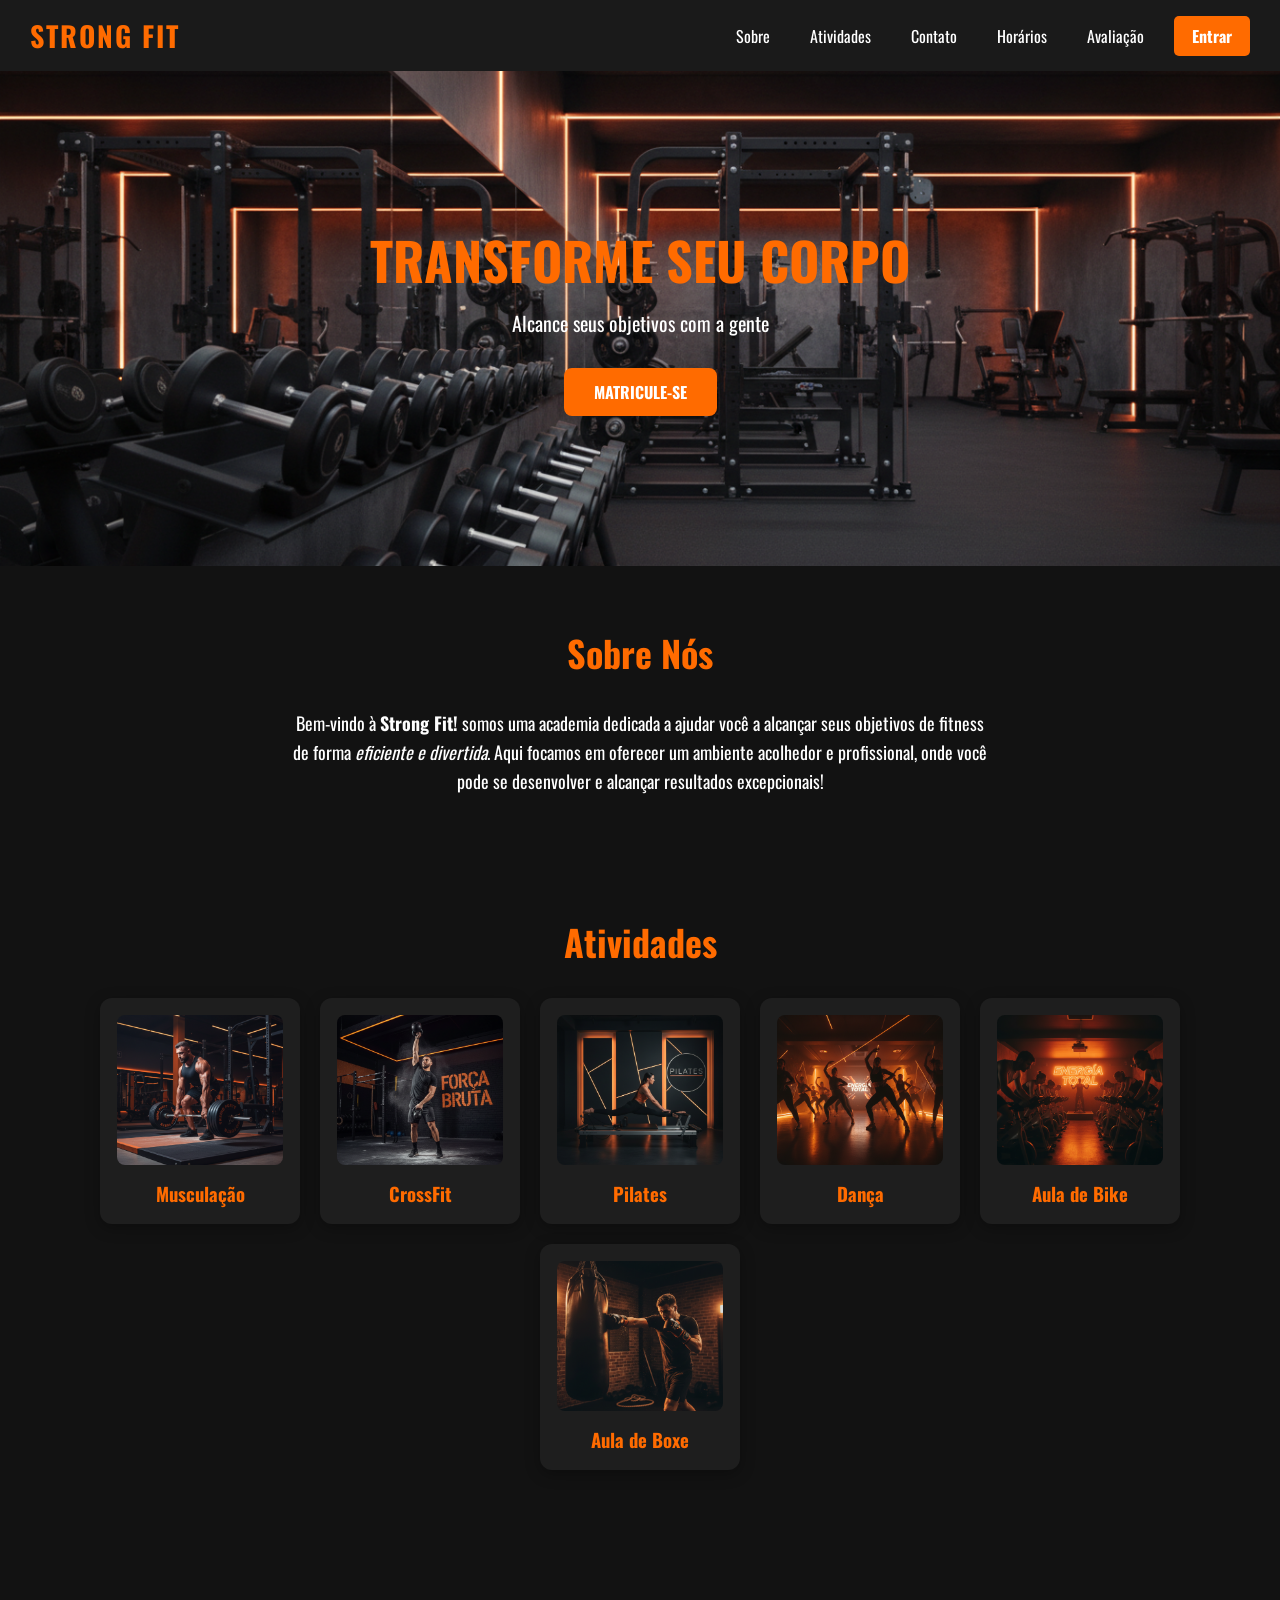
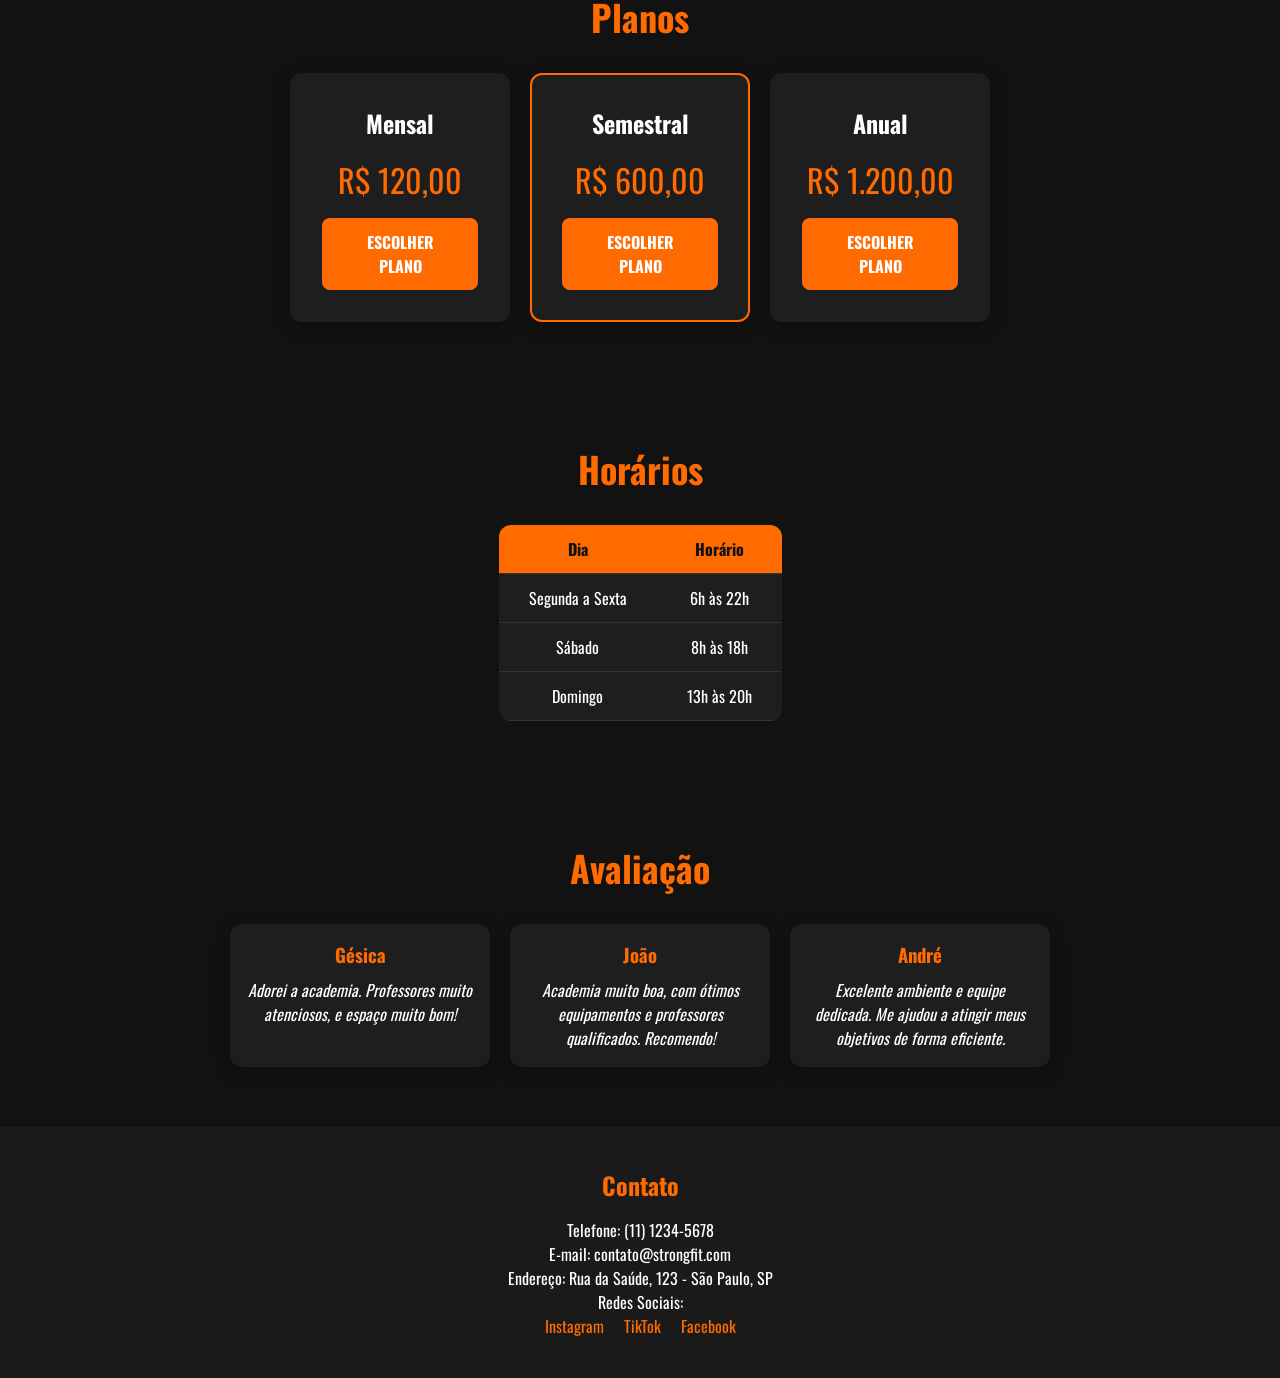
<file: index.html>
<!DOCTYPE html>
<html lang="pt-br">
<head>
    <meta charset="UTF-8">
    <meta name="viewport" content="width=device-width, initial-scale=1.0">
    <title>Strong Fit</title>
    <link rel="stylesheet" href="home.css">
    <link href="https://fonts.googleapis.com/css2?family=Oswald:wght@400;700&display=swap" rel="stylesheet">
    <link rel="shortcut icon" href="IMAGEM/favicon.png" type="image/x-icon">
</head>
<body>

    <!-- CABEÇALHO: logo + menu -->
    <header class="cabecalho">
        <a href="#" class="logo">STRONG FIT</a>

    <!--Ancoras-->
        <ul class="menu">
            <li><a class="menua" href="#sobre">Sobre</a></li>
            <li><a class="menua" href="#atividades">Atividades</a></li>
            <li><a class="menua" href="#contato">Contato</a></li>
            <li><a class="menua" href="#horarios">Horários</a></li>
            <li><a class="menua" href="#avaliacao">Avaliação</a></li>
            <li><a class="botaoentrar" href="login.html">Entrar</a></li>
        </ul>
    </header>

    <!-- HERO: primeira parte, com a foto de fundo -->
    <section class="hero">
        <h1>TRANSFORME SEU CORPO</h1>
        <p>Alcance seus objetivos com a gente</p>
        <a href="#planos" class="botao">MATRICULE-SE</a>
    </section>

    <!-- SOBRE NÓS -->
    <section id="sobre" class="secao">
        <h2>Sobre Nós</h2>
        <p class="descricao">
            Bem-vindo à <strong>Strong Fit!</strong> somos uma academia dedicada a ajudar você
            a alcançar seus objetivos de fitness de forma <em>eficiente e divertida</em>.
            Aqui focamos em oferecer um ambiente acolhedor e profissional, onde você pode se
            desenvolver e alcançar resultados excepcionais!
        </p>
    </section>

    <!-- ATIVIDADES: cards com foto -->
    <section id="atividades" class="secao">
        <h2>Atividades</h2>
        <div class="cards">

            <div class="card">
                <img src="IMAGEM/musculação.png" alt="Musculação">
                <h3>Musculação</h3>
            </div>

            <div class="card">
                <img src="IMAGEM/crossfit.png" alt="CrossFit">
                <h3>CrossFit</h3>
            </div>

            <div class="card">
                <img src="IMAGEM/pilates.png" alt="Pilates">
                <h3>Pilates</h3>
            </div>

            <div class="card">
                <img src="IMAGEM/dança.png" alt="Dança">
                <h3>Dança</h3>
            </div>

            <div class="card">
                <img src="IMAGEM/bike.png" alt="Aula de Bike">
                <h3>Aula de Bike</h3>
            </div>

            <div class="card">
                <img src="IMAGEM/boxe.png" alt="Aula de Boxe">
                <h3>Aula de Boxe</h3>
            </div>

        </div>
    </section>

    <!-- PLANOS: 3 cards de preço -->
    <section id="planos" class="secao">
        <h2>Planos</h2>
        <div class="cards">
            <div class="plano">
                <h3>Mensal</h3>
                <p class="preco">R$ 120,00</p>
                <a href="#" class="botao">ESCOLHER PLANO</a>
            </div>

            <!-- destaque = plano "MAIS ESCOLHIDO" -->
            <div class="plano destaque">
                <h3>Semestral</h3>
                <p class="preco">R$ 600,00</p>
                <a href="#" class="botao">ESCOLHER PLANO</a>
            </div>
            
            <div class="plano">
                <h3>Anual</h3>
                <p class="preco">R$ 1.200,00</p>
                <a href="#" class="botao">ESCOLHER PLANO</a>
            </div>
        </div>
    </section>

    <!-- HORÁRIOS: tabela -->
    <section id="horarios" class="secao">
        <h2>Horários</h2>
        <table class="tabela">
            <thead>
                <tr>
                    <th>Dia</th>
                    <th>Horário</th>
                </tr>
            </thead>
            <tbody>
                <tr><td>Segunda a Sexta</td><td>6h às 22h</td></tr>
                <tr><td>Sábado</td><td>8h às 18h</td></tr>
                <tr><td>Domingo</td><td>13h às 20h</td></tr>
            </tbody>
        </table>
    </section>

    <!-- AVALIAÇÃO: depoimentos -->
    <section id="avaliacao" class="secao">
        <h2>Avaliação</h2>
        <div class="cards">
            <div class="card depoimento">
                <h3>Gésica</h3>
                <blockquote>Adorei a academia. Professores muito atenciosos, e espaço muito bom!</blockquote>
            </div>
            <div class="card depoimento">
                <h3>João</h3>
                <blockquote>Academia muito boa, com ótimos equipamentos e professores qualificados. Recomendo!</blockquote>
            </div>
            <div class="card depoimento">
                <h3>André</h3>
                <blockquote>Excelente ambiente e equipe dedicada. Me ajudou a atingir meus objetivos de forma eficiente.</blockquote>
            </div>
        </div>
    </section>

    <!-- RODAPÉ: contato -->
    <footer id="contato" class="rodape">
        <h2>Contato</h2>
        <p>Telefone: (11) 1234-5678</p>
        <p>E-mail: contato@strongfit.com</p>
        <p>Endereço: Rua da Saúde, 123 - São Paulo, SP</p>
        <p>Redes Sociais:</p>
        <ul class="redes">
            <li><a href="https://www.instagram.com/strongfit" target="_blank">Instagram</a></li>
            <li><a href="https://www.tiktok.com/@strongfit" target="_blank">TikTok</a></li>
            <li><a href="https://www.facebook.com/strongfit" target="_blank">Facebook</a></li>
        </ul>
    </footer>

</body>
</html>
</file>
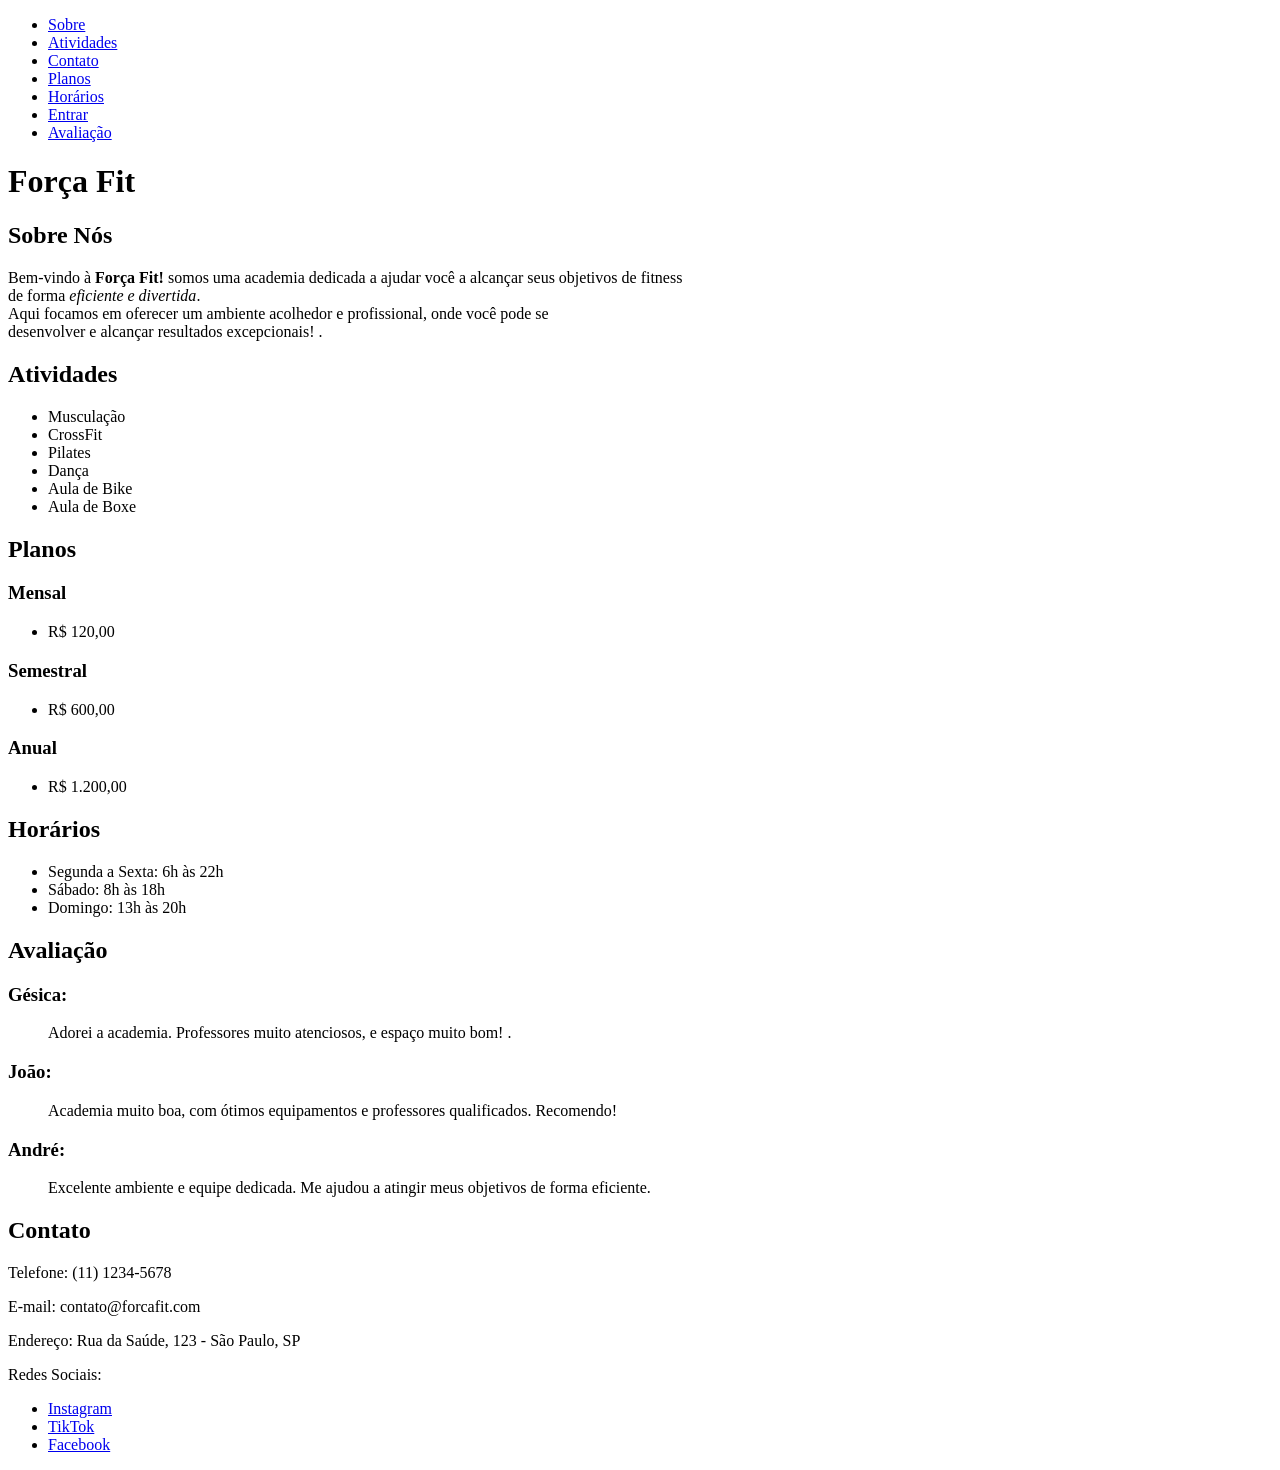
<file: IMAGEM/index.html>
<!DOCTYPE html>
<html lang="pt-br">
<head>
    <meta charset="UTF-8">
    <meta name="viewport" content="width=device-width, initial-scale=1.0">
    <title>Força Fit</title>
</head>
<body>
    <!-- Ancoras dos conteudos-->
     <ul>
        <li><a href="#sobre">Sobre</a></li>
        <li><a href="#atividades">Atividades</a></li>
        <li><a href="#contato">Contato</a></li>
        <li><a href="#planos">Planos</a></li>
        <li><a href="#horarios">Horários</a></li>
        <li><a href="login.html">Entrar </a></li>
        <li><a href="#avaliacao">Avaliação</a></li>
    </ul>

    <!-- Cabeçalho -->
     <h1>Força Fit</h1>
     <h2 id="sobre">Sobre Nós</h2>
     <p>Bem-vindo à <strong>Força Fit!</strong> somos uma academia dedicada a ajudar você a alcançar seus objetivos de fitness <br>
    de forma <em>eficiente e divertida</em>. <br> 
    Aqui focamos em oferecer um ambiente acolhedor e profissional, onde você pode se <br>
    desenvolver e alcançar resultados excepcionais! . </p>

    <!-- Seção de Serviços -->
    <h2 id="atividades">Atividades</h2>
    <ul>
        <li>Musculação</li>
        <li>CrossFit</li>
        <li>Pilates</li>
        <li>Dança</li>
        <li>Aula de Bike</li>
        <li>Aula de Boxe</li>
    </ul>
    <!-- Seção de planos -->
    <h2 id="planos">Planos</h2>
    <h3>Mensal</h3>
    <ul>
        <li>R$ 120,00</li>
    </ul>
    <h3>Semestral</h3>
    <ul>
        <li>R$ 600,00</li>
    </ul>
    <h3>Anual</h3>
    <ul>
        <li>R$ 1.200,00</li>
    </ul>

    <!-- Seção de horários -->
    <h2 id="horarios">Horários</h2>
    <ul>
        <li>Segunda a Sexta: 6h às 22h</li>
        <li>Sábado: 8h às 18h</li>
        <li>Domingo: 13h às 20h</li>
    </ul>

    <!-- Seção de avaliação -->
    <h2 id="avaliacao">Avaliação</h2>
    <h3>Gésica: </h3>
    <blockquote>Adorei a academia. Professores muito atenciosos, e espaço muito bom! .</blockquote>

    <h3>João: </h3>
    <blockquote>Academia muito boa, com ótimos equipamentos e professores qualificados. Recomendo!</blockquote>

    <h3>André: </h3>
    <blockquote>Excelente ambiente e equipe dedicada. Me ajudou a atingir meus objetivos de forma eficiente.</blockquote>


    <!-- Seção de contato -->
    <h2 id="contato">Contato</h2>
    <p>Telefone: (11) 1234-5678</p>
    <p>E-mail: contato@forcafit.com</p>
    <p>Endereço: Rua da Saúde, 123 - São Paulo, SP</p>
    <p>Redes Sociais:</p>
    <ul>
        <li><a href="https://www.instagram.com/forcafit" target="_blank">Instagram</a></li>
        <li><a href="https://www.tiktok.com/@forcafit" target="_blank">TikTok</a></li>
        <li><a href="https://www.facebook.com/forcafit" target="_blank">Facebook</a></li>
    </ul>
</body>
</html>
</file>
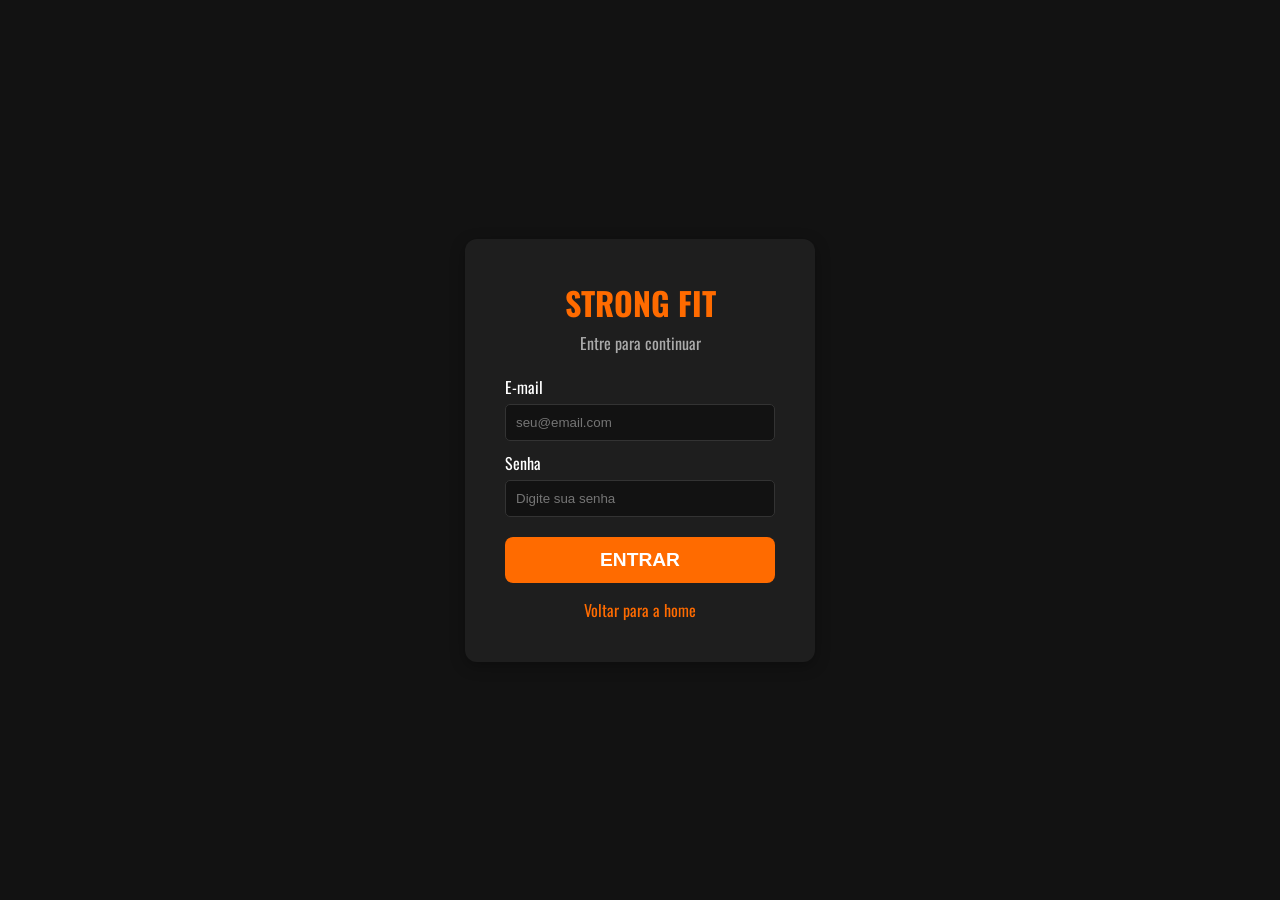
<file: login.html>
<!DOCTYPE html>
<html lang="pt-br">
<head>
    <meta charset="UTF-8">
    <meta name="viewport" content="width=device-width, initial-scale=1.0">
    <title>Entrar - Strong Fit</title>
    <link rel="stylesheet" href="login.css">
    <link href="https://fonts.googleapis.com/css2?family=Oswald:wght@400;700&display=swap" rel="stylesheet">
</head>
<body>

    <div class="card-login">
        <h1>STRONG FIT</h1>
        <p>Entre para continuar</p>

        <form action="#" method="post">
            <label for="email">E-mail</label>
            <input type="email" id="email" name="email" placeholder="seu@email.com">

            <label for="senha">Senha</label>
            <input type="password" id="senha" name="senha" placeholder="Digite sua senha">

            <button type="submit" class="botao">ENTRAR</button>
        </form>

        <a href="index.html" class="voltar">Voltar para a home</a>
    </div>

</body>
</html>
</file>
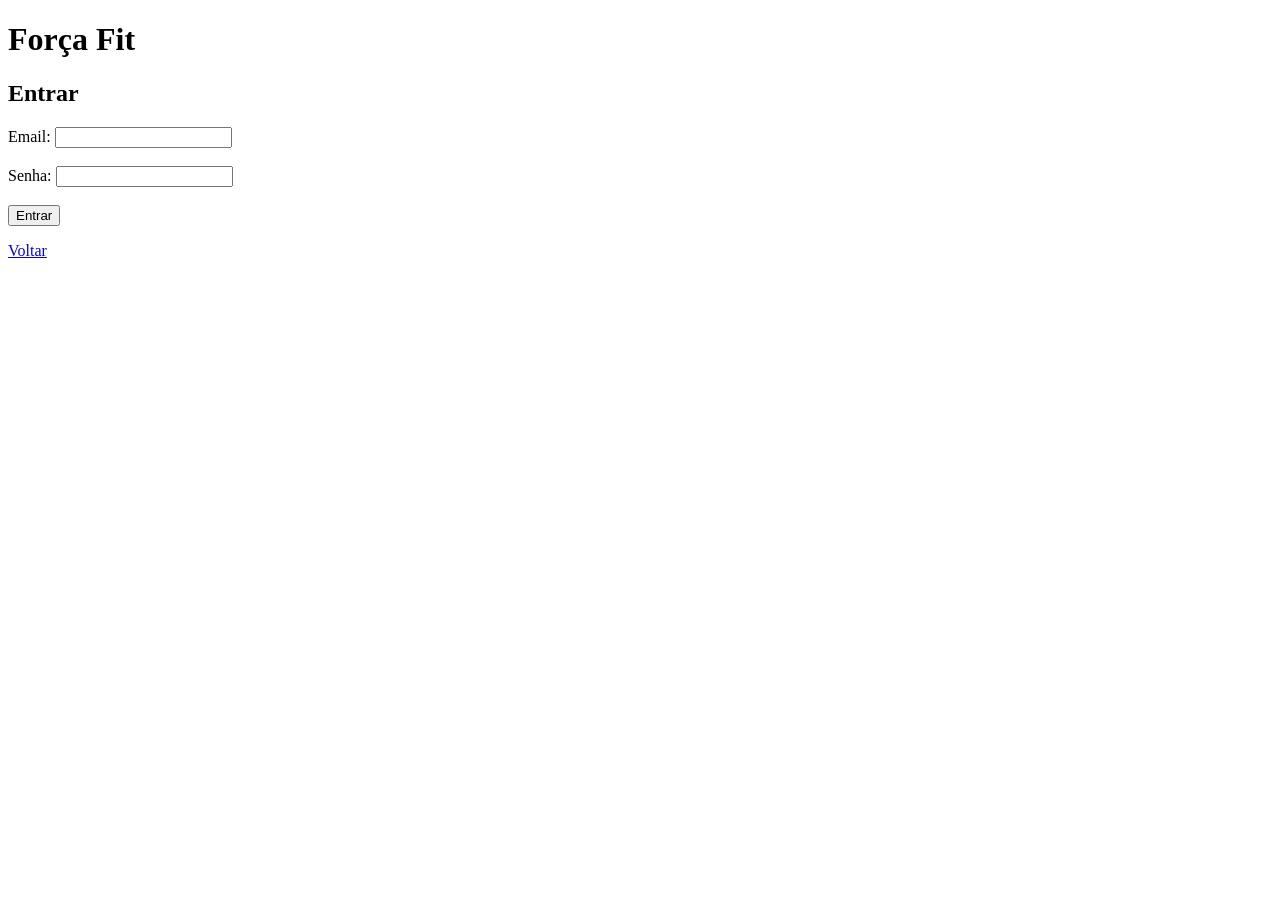
<file: IMAGEM/login.html>
<!DOCTYPE html>
<html lang="pt-br">
<head>
    <meta charset="UTF-8">
    <meta name="viewport" content="width=device-width, initial-scale=1.0">
    <title>Login</title>
</head>
<body>
    <h1>Força Fit</h1>
    <h2>Entrar</h2>
    <form>
        <label for="email">Email:</label>
        <input type="email" id="email" name="email" required><br><br>

        <label for="senha">Senha:</label>
        <input type="password" id="senha" name="senha" required><br><br>

        <input type="submit" value="Entrar">
    </form>
    <p><a href="index.html">Voltar</a></p>
    
</body>
</html>
</file>
<file: home.css>
@charset "UTF-8";

/* Zera as margens e paddings padrão do navegador */
* {
    margin: 0;
    padding: 0;
    box-sizing: border-box;
}

/* Estilo da pagina completo */
body {
    font-family: 'Oswald', sans-serif;
    background-color: #121212;   /* fundo escuro */
    color: white;                /* texto branco */
}

/*======== CABEÇALHO ========*/
.cabecalho {
    display: flex;               /* logo e menu lado a lado */
    justify-content: space-between; /* um de cada lado */
    align-items: center;         /* alinha na vertical */
    padding: 15px 30px;
    background-color: #1a1a1a;
}

.logo {
    font-size: 28px;
    font-weight: 700;
    color: #FF6B00;              /* laranja */
    text-decoration: none;
    letter-spacing: 2px;
}

.menu {
    list-style: none;            /* tira as bolinhas */
    display: flex;
    gap: 20px;                   /* espaço entre os links */
    align-items: center;
}

.menua {
    text-decoration: none;       /* tira o sublinhado */
    color: white;
    padding: 5px 10px;
}

.menua:hover {
    color: #eb9150;              /* fica laranja ao passar o mouse */
}

.botaoentrar {
    background-color: #FF6B00;
    border-radius: 5px;
    padding: 8px 18px;
    text-decoration: none;
    color: white;
    font-weight: 700;
}

/* hover do Entrar (laranja mais claro) */
.botaoentrar:hover {
    background-color: #f58e45;
}

/*======== HERO (foto de fundo) ========*/
.hero {
    background-image: url('IMAGEM/fundo.png'); /* foto da academia */
    background-size: cover;      /* preenche a tela toda */
    background-position: center; /* centraliza a foto */
    text-align: center;
    padding: 150px 20px;
}

.hero h1 {
    font-size: 52px;
    color: #FF6B00;
    margin-bottom: 10px;
}

.hero p {
    font-size: 20px;
    margin-bottom: 30px;
}

/*======== BOTÃO GENÉRICO ========*/
.botao {
    display: inline-block;
    background-color: #FF6B00;
    text-decoration: none;
    color: white;
    padding: 12px 30px;
    border-radius: 8px;
    font-weight: 700;
}

/* hover do MATRICULE-SE e ESCOLHER PLANO (laranja mais claro) */
.botao:hover {
    background-color: #f58e45;
}

/*======== SEÇÕES ========*/
.secao {
    padding: 60px 20px;
    text-align: center;
}

.secao h2 {
    font-size: 36px;
    color: #FF6B00;
    margin-bottom: 30px;
}

.descricao {
    max-width: 700px;            /* texto não fica esticado */
    margin: 0 auto;              /* centraliza */
    font-size: 18px;
    line-height: 1.6;
}

/*======== CARDS (atividades e depoimentos) ========*/
.cards {
    display: flex;
    justify-content: center;     /* centraliza os cards */
    flex-wrap: wrap;             /* quebra linha se não couber */
    gap: 20px;                   /* espaço entre os cards */
}

.card {
    background-color: #1e1e1e;
    border-radius: 12px;         /* cantos arredondados */
    padding: 15px;
    width: 200px;
    box-shadow: 0 4px 15px rgba(0, 0, 0, 0.3); /* sombra */
    border: 2px solid transparent; /* borda invisível reserva o espaço */
}

/* só muda a cor da borda, o card NÃO se mexe */
.card:hover {
    border-color: #f58d42;       /* borda laranja ao passar o mouse */
}

/* Foto dentro do card */
.card img {
    width: 100%;                 /* ocupa a largura do card */
    height: 150px;
    object-fit: cover;           /* corta a foto sem distorcer */
    border-radius: 8px;
    margin-bottom: 10px;
}

.card h3 {
    color: #FF6B00;
    text-align: center;
}

/*======== PLANOS ========*/
.plano {
    background-color: #1e1e1e;
    border-radius: 12px;
    padding: 30px;
    width: 220px;
    text-align: center;
    box-shadow: 0 4px 15px rgba(0, 0, 0, 0.3);
    border: 2px solid transparent; /* borda invisível reserva o espaço */
}

.plano h3 {
    font-size: 24px;
}

.plano.destaque {
    border-color: #FF6B00;       /* plano "MAIS ESCOLHIDO" */
}

.plano:hover {
    border-color: #f58d42;       /* borda laranja ao passar o mouse */
}

.preco {
    font-size: 32px;
    color: #FF6B00;
    margin: 15px 0;
}

/*======== TABELA DE HORÁRIOS ========*/
.tabela {
    margin: 0 auto;
    border-collapse: collapse;
    background-color: #1e1e1e;
    border-radius: 12px;
    overflow: hidden;
}

.tabela th,
.tabela td {
    padding: 12px 30px;
    border-bottom: 1px solid #333;
}

.tabela th {
    background-color: #FF6B00;
    color: #121212;
}

/*======== DEPOIMENTOS ========*/
.depoimento {
    width: 260px;
}

.depoimento blockquote {
    font-style: italic;
    margin-top: 10px;
}

/*======== RODAPÉ ========*/
.rodape {
    background-color: #1a1a1a;
    text-align: center;
    padding: 40px 20px;
}

.rodape h2 {
    color: #FF6B00;
    margin-bottom: 15px;
}

.redes {
    list-style: none;
    display: flex;
    justify-content: center;
    gap: 20px;
}

.redes a {
    color: #FF6B00;
    text-decoration: none;
}

/*====================================================
    RESPONSIVIDADE - STRONG FIT
====================================================*/

/*======== TABLET (telas até 900px) ========*/
@media (max-width: 900px) {

    /* Hero com título e texto um pouco menores */
    .hero {
        padding: 100px 20px;     /* menos espaço vertical */
    }
    .hero h1 {
        font-size: 40px;
    }

    /* Título das seções um pouco menor */
    .secao h2 {
        font-size: 30px;
    }
}

/*======== CELULAR (telas até 600px) ========*/
@media (max-width: 600px) {

    /* Cabeçalho: logo e menu empilhados (um embaixo do outro) */
    .cabecalho {
        flex-direction: column;  /* vira coluna */
        gap: 10px;
        padding: 15px 15px;
    }

    /* Menu vira coluna e centraliza */
    .menu {
        flex-direction: column;  /* links empilhados */
        gap: 8px;
        width: 100%;
    }

    /* Botão Entrar ocupa a largura toda (mais fácil de tocar) */
    .botaoentrar {
        display: block;
        text-align: center;
        width: 100%;
    }

    /* Hero: título e texto menores para caber no celular */
    .hero {
        padding: 80px 15px;
    }
    .hero h1 {
        font-size: 30px;
    }
    .hero p {
        font-size: 16px;
    }

    /* Botões (MATRICULE-SE, ESCOLHER PLANO) em largura total */
    .botao {
        display: block;
        width: 100%;
        max-width: 300px;
        margin: 0 auto;          /* centraliza */
    }

    /* Cards de atividades empilhados e mais largos */
    .card {
        width: 90%;              /* quase toda a largura da tela */
        max-width: 280px;
    }

    /* Fotos dos cards um pouco menores */
    .card img {
        height: 180px;
    }

    /* Planos empilhados e mais largos */
    .plano {
        width: 90%;
        max-width: 300px;
    }

    /* Tabela de horários: ganha rolagem lateral (não quebra) */
    .tabela {
        display: block;
        overflow-x: auto;        /* rola para o lado se não couber */
        white-space: nowrap;     /* não quebra as células */
    }

    /* Depoimentos empilhados e mais largos */
    .depoimento {
        width: 90%;
        max-width: 300px;
    }

    /* Rodapé com menos espaço */
    .rodape {
        padding: 30px 15px;
    }
}
</file>
<file: login.css>
@charset "UTF-8";

* {
    margin: 0;
    padding: 0;
    box-sizing: border-box;
}

body {
    font-family: 'Oswald', sans-serif;
    background-color: #121212;
    color: #ffffff;
    display: flex;
    justify-content: center;
    align-items: center;
    min-height: 100vh;   /* centraliza na tela toda */
}
/*==========CAIXA DE LOGIN===========*/
.card-login {
    background-color: #1e1e1e;
    border-radius: 12px;
    padding: 40px;
    width: 350px;
    text-align: center;
    box-shadow: 0 4px 15px rgba(0, 0, 0, 0.3);
}

.card-login h1 {
    color: #FF6B00;
    margin-bottom: 5px;
}

.card-login p {
    margin-bottom: 20px;
    color: #aaa;
}

label {
    display: block;
    text-align: left;
    margin: 10px 0 5px;
}

input {
    width: 100%;
    padding: 10px;
    border: 1px solid #333;
    border-radius: 5px;
    background-color: #121212;
    color: white;
}
/*===============BOTAO============*/
.botao {
    width: 100%;
    background-color: #FF6B00;
    color: white;
    border: none;
    border-radius: 8px;
    padding: 12px;
    font-size: larger;
    font-weight: 700;
    margin-top: 20px;
    cursor: pointer;
}

.botao:hover {
    background-color: #e05e00;/*cor da sombra*/
}

.voltar {
    display: inline-block;
    margin-top: 15px;
    color: #FF6B00;
    text-decoration: none;
}

.voltar:hover {
    text-decoration: underline;
}

/*====================================================
    RESPONSIVIDADE - TELA DE LOGIN
    (media queries: ajustam a tela ao tamanho do aparelho)
====================================================*/

/*======== CELULAR (telas até 480px) ========*/
@media (max-width: 480px) {

    /* Caixa de login ocupa quase toda a largura da tela */
    .card-login {
        width: 90%;              /* quase toda a tela */
        padding: 30px 20px;      /* menos espaçamento interno */
    }

    /* Título do login um pouco menor */
    .card-login h1 {
        font-size: 1.6rem;
    }

    /* Campos com fonte 16px: evita zoom automático no iPhone */
    input {
        font-size: 16px;
        padding: 12px;
    }

    /* Botão de entrar com fonte 16px e mais alto (fácil de tocar) */
    .botao {
        font-size: 16px;
        padding: 14px;
    }
}
</file>
